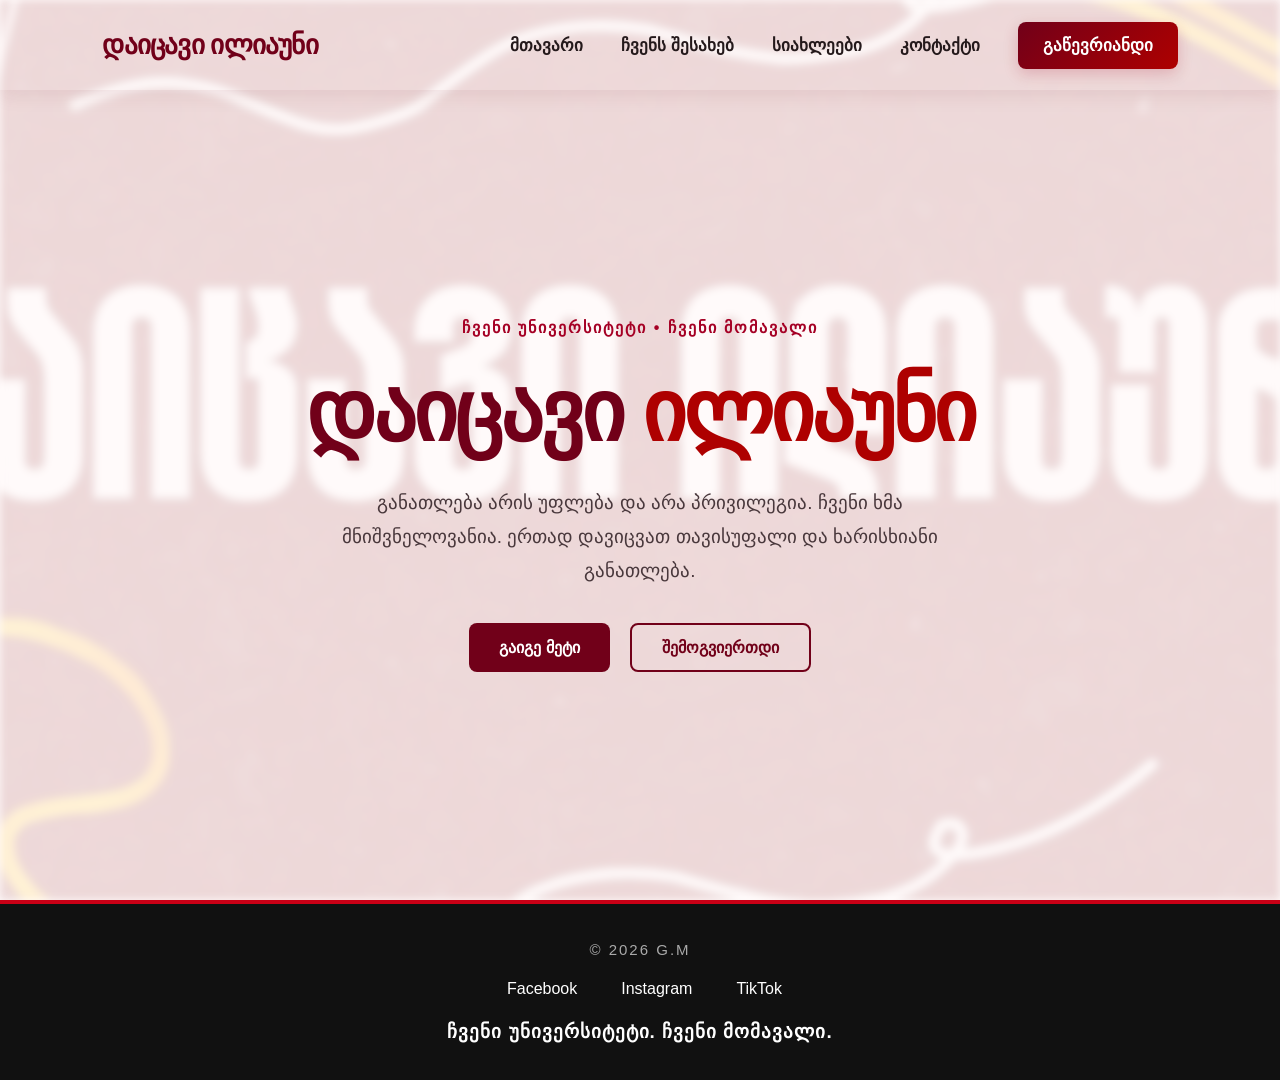
<file: index.html>
<!DOCTYPE html>
<html lang="ka">
<head>
    <meta charset="UTF-8">
    <meta name="viewport" content="width=device-width, initial-scale=1.0">
    <title>დაიცავი ილიაუნი</title>
    <link rel="stylesheet" href="DI.css">
    <link rel="icon" href="pic/logo.jpg" type="image/png">
</head>
<body>
    <div class="loading-screen" id="loadingScreen">
        <div class="loading-content">
            <h1>მოდი აქციაზე!</h1>
            <h2>დაიცავი შენი უნივერსიტეტი</h2>

            <div class="loading-line"></div>

            <h1>19 ნოემბერი</h1>
            <h2>17:00</h2>
            <div class="loader"></div>
        </div>
    </div>
    <div class="background-logo"></div>
    <header class="header">
        <div class="logo">
            <a href="index.html">დაიცავი ილიაუნი</a>
        </div>
        <nav class="navigation">
            <ul>
                <li>
                    <a href="index.html">მთავარი</a>
                </li>
                <li>
                    <a href="about.html">ჩვენს შესახებ</a>
                </li>
                <li>
                    <a href="news.html">სიახლეები</a>
                </li>
                <li>
                    <a href="contact.html">კონტაქტი</a>
                </li>
                <li>
                    <a href="https://docs.google.com/forms/d/e/1FAIpQLSfZ9UZ4f-0jOJkUJnNiHIbv2VGQWDZfTjzT7-0yVQfq4nONjQ/viewform" class="join-button">
                        გაწევრიანდი
                    </a>
                </li>
            </ul>
        </nav>
    </header>
    <main class="main-content">
        <section class="hero">
            <p class="small-title">
                ჩვენი უნივერსიტეტი • ჩვენი მომავალი
            </p>
            <h1>
                დაიცავი <span>ილიაუნი</span>
            </h1>
            <p class="hero-description">
                განათლება არის უფლება და არა პრივილეგია.
                ჩვენი ხმა მნიშვნელოვანია.
                ერთად დავიცვათ თავისუფალი და ხარისხიანი განათლება.
            </p>
            <div class="hero-buttons">
                <a href="about.html" class="primary-button">
                    გაიგე მეტი
                </a>
                <a href="https://docs.google.com/forms/d/e/1FAIpQLSfZ9UZ4f-0jOJkUJnNiHIbv2VGQWDZfTjzT7-0yVQfq4nONjQ/viewform" class="secondary-button">
                    შემოგვიერთდი
                </a>
            </div>
        </section>
    </main>
    <footer class="footer">
        <p class="copyright">© 2026 G.M</p>

        <div class="social-links">

            <a href="https://www.facebook.com/profile.php?id=61574919671418" target="_blank">
                <i class="fab fa-facebook-f"></i>
                Facebook
            </a>

            <a href="https://www.instagram.com/daitsavi_iliauni/" target="_blank">
                <i class="fab fa-instagram"></i>
                Instagram
            </a>

            <a href="https://www.tiktok.com/@daitsavi_iliauni?is_from_webapp=1&sender_device=pc" target="_blank">
                <i class="fab fa-tiktok"></i>
                TikTok
            </a>

        </div>

        <p class="footer-slogan">
            ჩვენი უნივერსიტეტი. ჩვენი მომავალი.
        </p>
    </footer>
    <script>
        let currentLanguage = localStorage.getItem("language") || "ka";

        function changeLanguage(lang) {
            currentLanguage = lang;

            document.querySelectorAll("[data-ka]").forEach(element => {
                element.textContent = element.getAttribute("data-" + lang);
            });

            document.documentElement.lang = lang;

            document.querySelector(".language-button").textContent =
                lang === "ka" ? "ENG" : "ქარ";

            localStorage.setItem("language", lang);
        }

        function toggleLanguage() {
            changeLanguage(currentLanguage === "ka" ? "en" : "ka");
        }

        changeLanguage(currentLanguage);
    </script>
    <script>
        window.addEventListener("load", function() {
            setTimeout(function() {
                document
                    .getElementById("loadingScreen")
                    .classList.add("hide");
            }, 1500);
        });
    </script>
    <script>
    window.addEventListener("scroll", function() {
        const header = document.querySelector(".header");

        if (window.scrollY > 50) {
            header.classList.add("scrolled");
        } else {
            header.classList.remove("scrolled");
        }
    });
    </script>
</body>
</html>
</file>
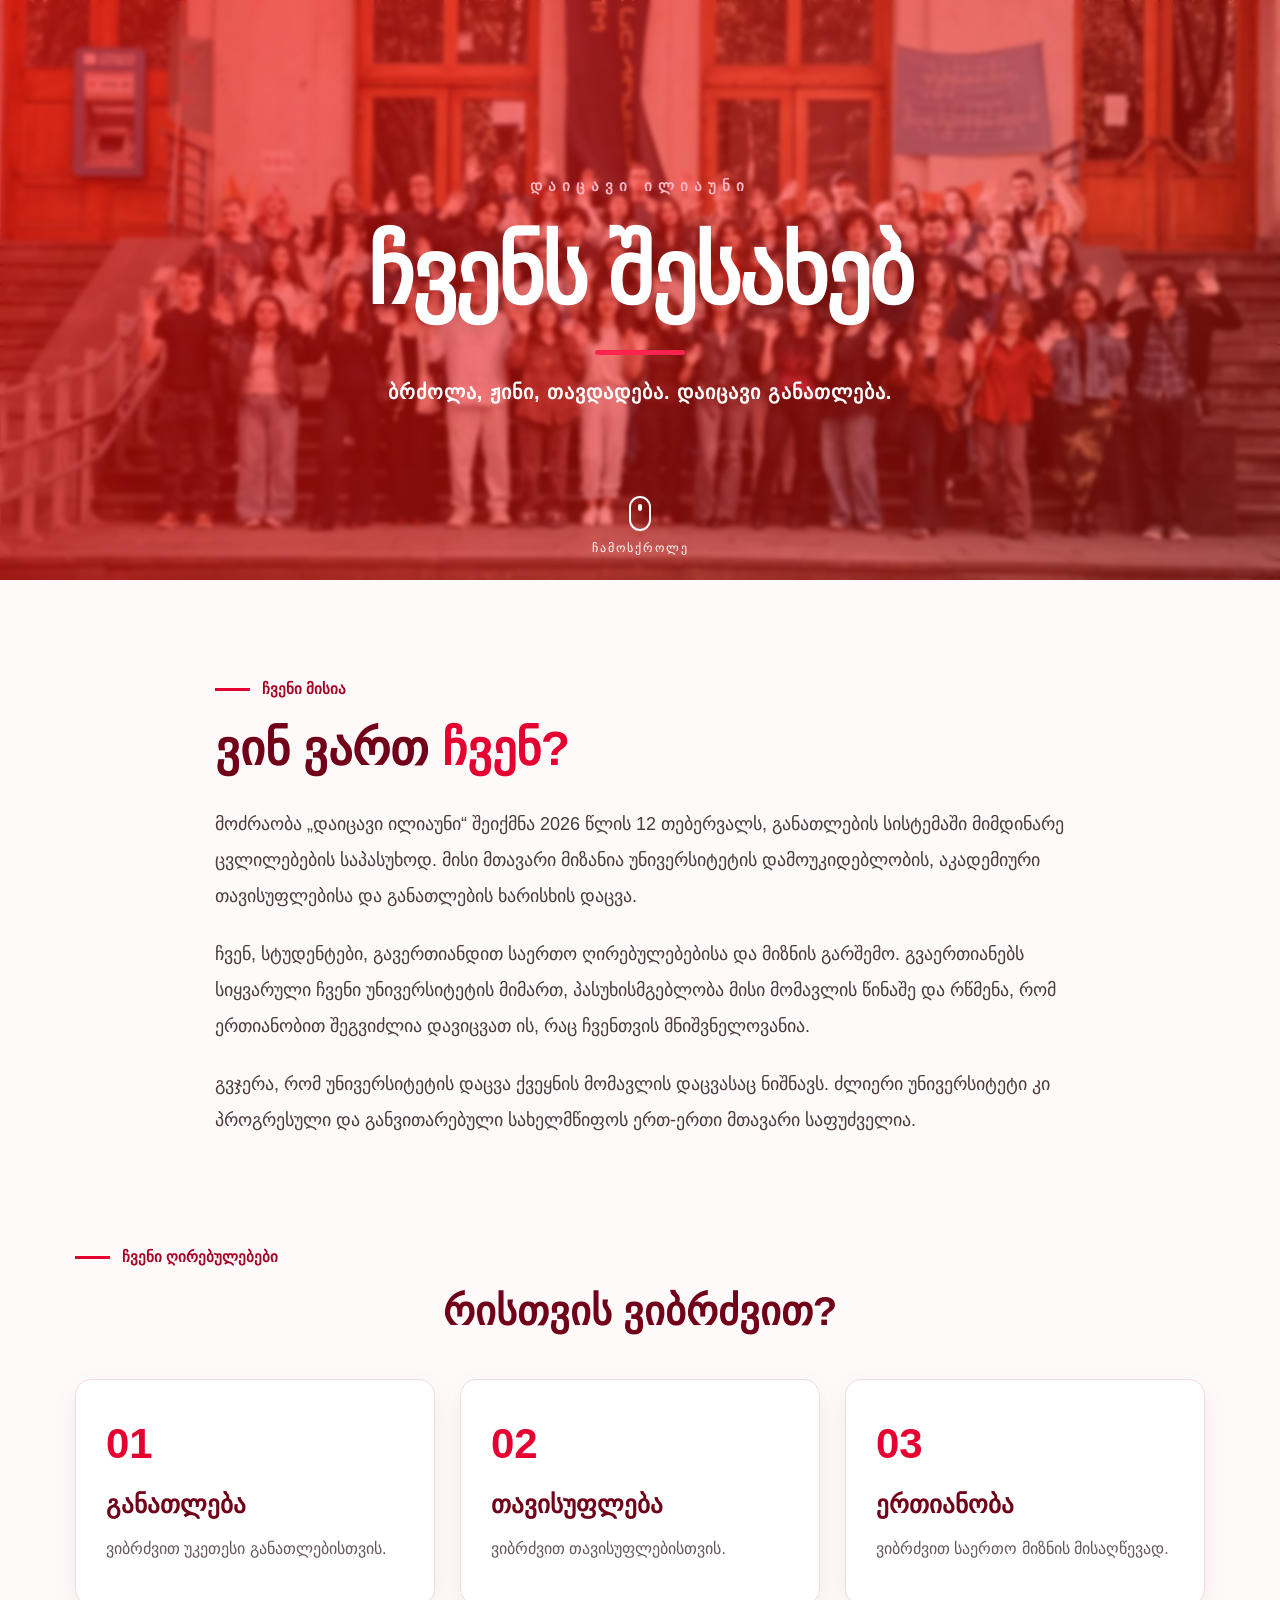
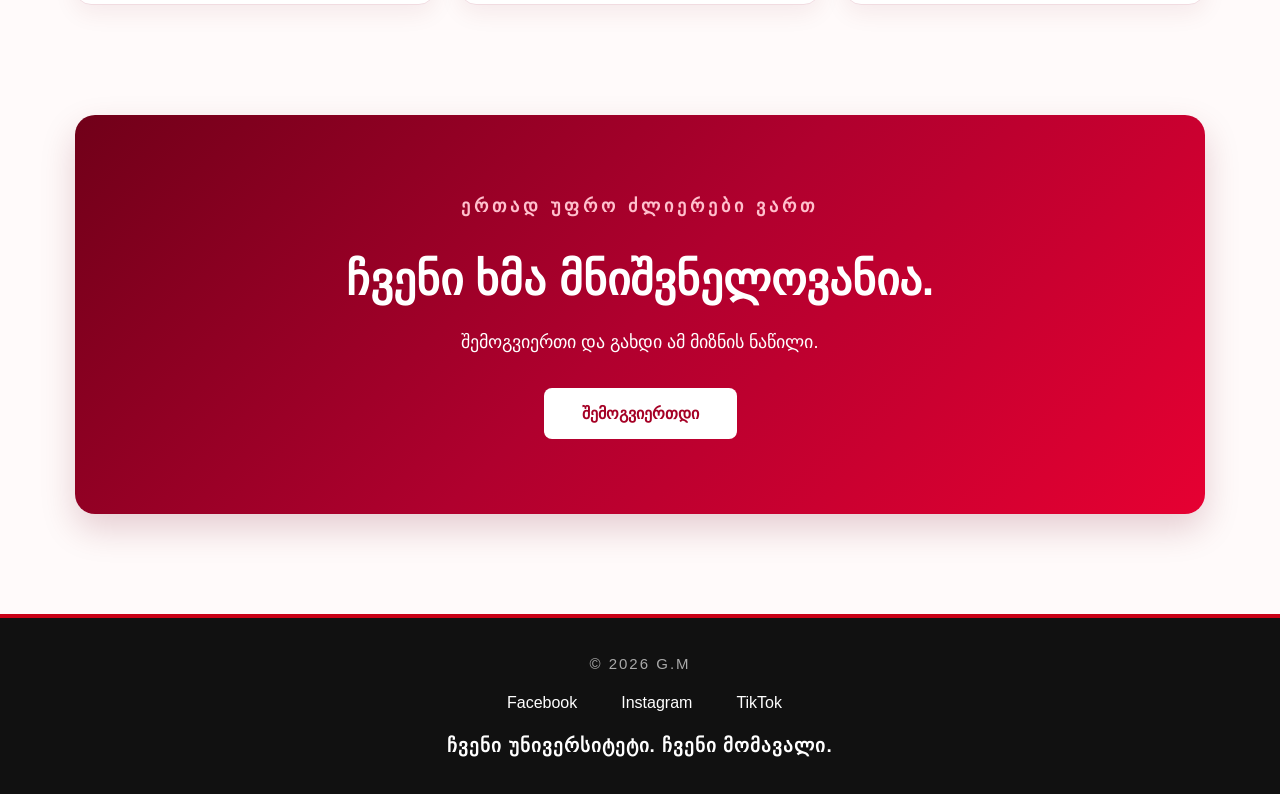
<file: about.html>
<!DOCTYPE html>
<html lang="ka">
<head>
    <meta charset="UTF-8">
    <meta name="viewport" content="width=device-width, initial-scale=1.0">
    <title>დაიცავი ილიაუნი</title>
    <link rel="stylesheet" href="about.css">
    <link rel="icon" href="pic/logo.jpg" type="image/png">
</head>
<body>
    <header class="header">
        <div class="logo">
            <a href="index.html">დაიცავი ილიაუნი</a>
        </div>
        <nav class="navigation">
            <ul>
                <li>
                    <a href="index.html">მთავარი</a>
                </li>
                <li>
                    <a href="about.html">ჩვენს შესახებ</a>
                </li>
                <li>
                    <a href="news.html">სიახლეები</a>
                </li>
                <li>
                    <a href="contact.html">კონტაქტი</a>
                </li>
                <li>
                    <a href="https://docs.google.com/forms/d/e/1FAIpQLSfZ9UZ4f-0jOJkUJnNiHIbv2VGQWDZfTjzT7-0yVQfq4nONjQ/viewform" class="join-button">
                        გაწევრიანდი
                    </a>
                </li>
            </ul>
        </nav>
    </header>
    <section class="about-hero">
        <div class="about-overlay"></div>
        <div class="about-hero-content">
            <p class="small-title">
                დაიცავი ილიაუნი
            </p>
            <h1>ჩვენს შესახებ</h1>
            <div class="red-line"></div>
            <p class="hero-description">
                ბრძოლა, ჟინი, თავდადება. დაიცავი განათლება.
            </p>
        </div>
        <div class="scroll-indicator">
            <span></span>
            <p>ჩამოსქროლე</p>
        </div>
    </section>
    <main class="about-container">
        <section class="about-intro">
            <div class="section-label">
                <span></span>
                ჩვენი მისია
            </div>
            <h2>
                ვინ ვართ <span>ჩვენ?</span>
            </h2>
            <p>
               მოძრაობა „დაიცავი ილიაუნი“ შეიქმნა 2026 წლის 12 თებერვალს, განათლების სისტემაში მიმდინარე ცვლილებების საპასუხოდ. მისი მთავარი მიზანია უნივერსიტეტის დამოუკიდებლობის, აკადემიური თავისუფლებისა და განათლების ხარისხის დაცვა.
            </p>
            <p>
                ჩვენ, სტუდენტები, გავერთიანდით საერთო ღირებულებებისა და მიზნის გარშემო. გვაერთიანებს სიყვარული ჩვენი უნივერსიტეტის მიმართ, პასუხისმგებლობა მისი მომავლის წინაშე და რწმენა, რომ ერთიანობით შეგვიძლია დავიცვათ ის, რაც ჩვენთვის მნიშვნელოვანია.            </p>
            <p>
                გვჯერა, რომ უნივერსიტეტის დაცვა ქვეყნის მომავლის დაცვასაც ნიშნავს. ძლიერი უნივერსიტეტი კი პროგრესული და განვითარებული სახელმწიფოს ერთ-ერთი მთავარი საფუძველია.
            </p>
        </section>
        <section class="values-section">
            <div class="section-label">
                <span></span>
                ჩვენი ღირებულებები
            </div>
            <h2>რისთვის ვიბრძვით?</h2>
            <div class="values-grid">
                <div class="value-card">
                    <span class="value-number">01</span>
                    <h3>განათლება</h3>
                    <p>
                        ვიბრძვით უკეთესი განათლებისთვის.
                    </p>
                </div>
                <div class="value-card">
                    <span class="value-number">02</span>
                    <h3>თავისუფლება</h3>
                    <p>
                        ვიბრძვით თავისუფლებისთვის.
                    </p>
                </div>
                <div class="value-card">
                    <span class="value-number">03</span>
                    <h3>ერთიანობა</h3>
                    <p>
                        ვიბრძვით საერთო მიზნის მისაღწევად.
                    </p>
                </div>
            </div>
        </section>
        <section class="about-final">
            <p class="final-small">
                ერთად უფრო ძლიერები ვართ
            </p>
            <h2>ჩვენი ხმა მნიშვნელოვანია.</h2>
            <p>
                შემოგვიერთი და გახდი ამ მიზნის ნაწილი.
            </p>
            <a href="https://docs.google.com/forms/d/e/1FAIpQLSfZ9UZ4f-0jOJkUJnNiHIbv2VGQWDZfTjzT7-0yVQfq4nONjQ/viewform">შემოგვიერთდი</a>
        </section>
    </main>
    <footer class="footer">
        <p class="copyright">© 2026 G.M</p>

        <div class="social-links">

            <a href="https://www.facebook.com/profile.php?id=61574919671418" target="_blank">
                <i class="fab fa-facebook-f"></i>
                Facebook
            </a>

            <a href="https://www.instagram.com/daitsavi_iliauni/" target="_blank">
                <i class="fab fa-instagram"></i>
                Instagram
            </a>

            <a href="https://www.tiktok.com/@daitsavi_iliauni?is_from_webapp=1&sender_device=pc" target="_blank">
                <i class="fab fa-tiktok"></i>
                TikTok
            </a>

        </div>

        <p class="footer-slogan">
            ჩვენი უნივერსიტეტი. ჩვენი მომავალი.
        </p>
    </footer>
</body>
    <script>
        const header = document.querySelector(".header");

        window.addEventListener("scroll", function () {

            if (window.scrollY > 50) {
                header.classList.add("show");
            } else {
                header.classList.remove("show");
            }

        });
    </script>
</html>
</file>
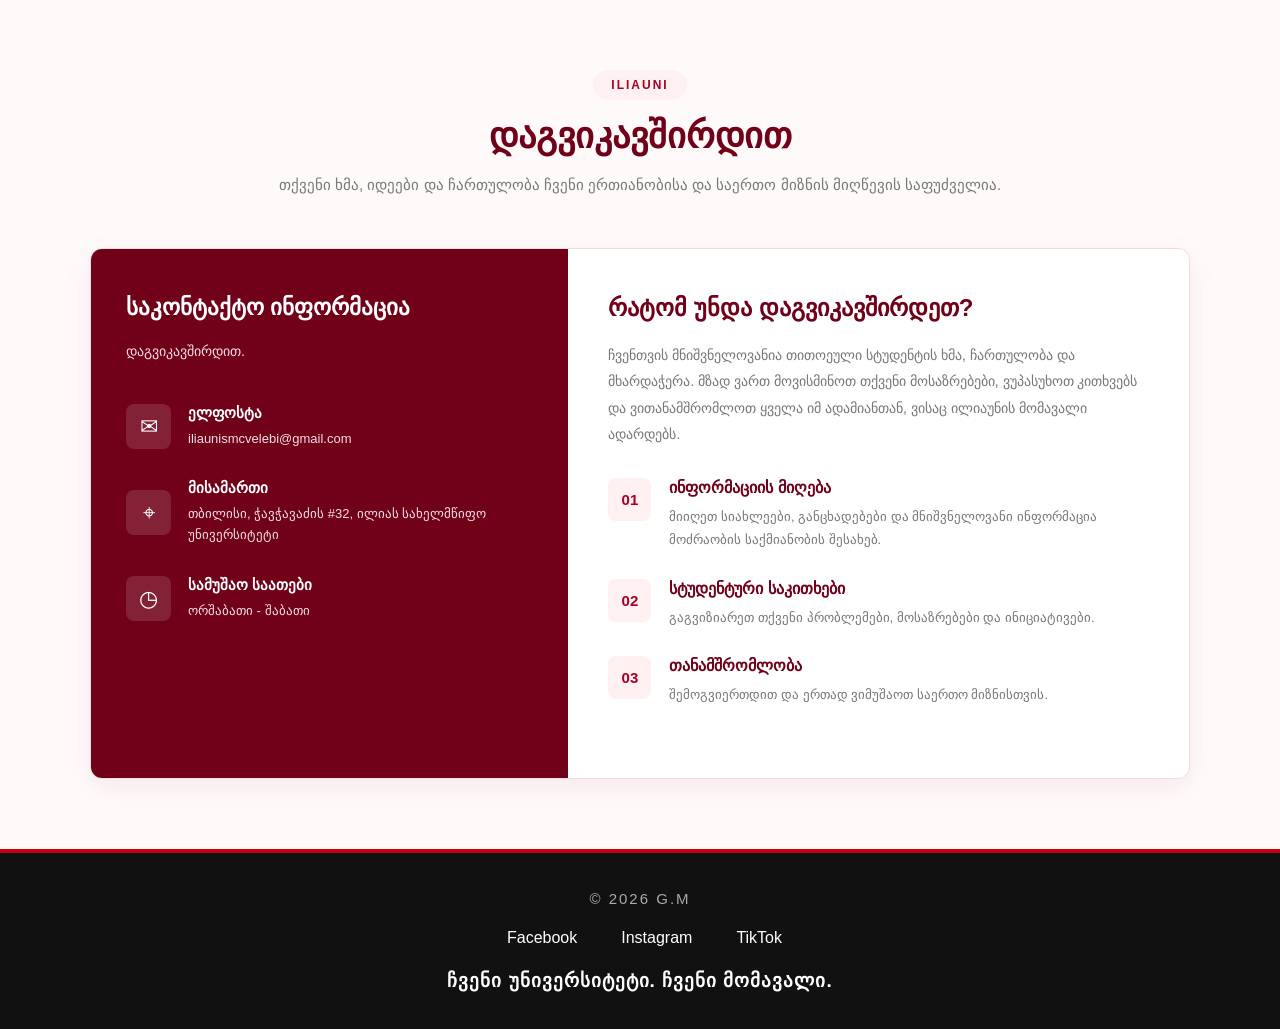
<file: contact.html>
<!DOCTYPE html>
<html lang="ka">
<head>
    <meta charset="UTF-8">
    <meta name="viewport" content="width=device-width, initial-scale=1.0">
    <title>დაიცავი ილიაუნი</title>
    <link rel="stylesheet" href="contact.css">
    <link rel="icon" href="pic/logo.jpg" type="image/png">
</head>
<body>
    <header class="header">
        <div class="logo">
            <a href="index.html">დაიცავი ილიაუნი</a>
        </div>
        <nav class="navigation">
            <ul>
                <li>
                    <a href="index.html">მთავარი</a>
                </li>
                <li>
                    <a href="about.html">ჩვენს შესახებ</a>
                </li>
                <li>
                    <a href="news.html">სიახლეები</a>
                </li>
                <li>
                    <a href="contact.html">კონტაქტი</a>
                </li>
                <li>
                    <a href="https://docs.google.com/forms/d/e/1FAIpQLSfZ9UZ4f-0jOJkUJnNiHIbv2VGQWDZfTjzT7-0yVQfq4nONjQ/viewform" class="join-button">
                        გაწევრიანდი
                    </a>
                </li>
            </ul>
        </nav>
    </header>
    <main class="contact-section">
        <div class="contact-heading">
            <span class="section-label">ILIAUNI</span>
            <h1>დაგვიკავშირდით</h1>
            <p>
                თქვენი ხმა, იდეები და ჩართულობა ჩვენი ერთიანობისა და საერთო მიზნის მიღწევის საფუძველია.</p>
        </div>
        <div class="contact-container">
            <div class="contact-info">
                <h2>საკონტაქტო ინფორმაცია</h2>
                <p class="info-description">
                    დაგვიკავშირდით.
                </p>
                <div class="info-item">
                    <div class="info-icon">✉</div>
                    <div>
                        <h3>ელფოსტა</h3>
                        <p>iliaunismcvelebi@gmail.com</p>
                    </div>
                </div>
                <div class="info-item">
                    <div class="info-icon">⌖</div>
                    <div>
                        <h3>მისამართი</h3>
                        <p>თბილისი, ჭავჭავაძის #32, ილიას სახელმწიფო უნივერსიტეტი</p>
                    </div>
                </div>
                <div class="info-item">
                    <div class="info-icon">◷</div>
                    <div>
                        <h3>სამუშაო საათები</h3>
                        <p>ორშაბათი - შაბათი</p>
                    </div>
                </div>
            </div>
            <div class="contact-about">
                <h2>რატომ უნდა დაგვიკავშირდეთ?</h2>
                <p class="about-description">
                    ჩვენთვის მნიშვნელოვანია თითოეული სტუდენტის ხმა, ჩართულობა და მხარდაჭერა. მზად ვართ მოვისმინოთ თქვენი მოსაზრებები, ვუპასუხოთ კითხვებს და ვითანამშრომლოთ ყველა იმ ადამიანთან, ვისაც ილიაუნის მომავალი ადარდებს.</p>
                <div class="reason-item">
                    <span class="reason-number">01</span>
                    <div>
                        <h3>ინფორმაციის მიღება</h3>
                        <p>
                           მიიღეთ სიახლეები, განცხადებები და მნიშვნელოვანი ინფორმაცია მოძრაობის საქმიანობის შესახებ.
                        </p>
                    </div>
                </div>
                <div class="reason-item">
                    <span class="reason-number">02</span>
                    <div>
                        <h3>სტუდენტური საკითხები</h3>
                        <p>
                            გაგვიზიარეთ თქვენი პრობლემები, მოსაზრებები და ინიციატივები.
                        </p>
                    </div>
                </div>
                <div class="reason-item">
                    <span class="reason-number">03</span>
                    <div>
                        <h3>თანამშრომლობა</h3>
                        <p>
                            შემოგვიერთდით და ერთად ვიმუშაოთ საერთო მიზნისთვის.
                        </p>
                    </div>
                </div>
            </div>
        </div>
    </main>
        <footer class="footer">
        <p class="copyright">© 2026 G.M</p>

        <div class="social-links">

            <a href="https://www.facebook.com/profile.php?id=61574919671418" target="_blank">
                <i class="fab fa-facebook-f"></i>
                Facebook
            </a>

            <a href="https://www.instagram.com/daitsavi_iliauni/" target="_blank">
                <i class="fab fa-instagram"></i>
                Instagram
            </a>

            <a href="https://www.tiktok.com/@daitsavi_iliauni?is_from_webapp=1&sender_device=pc" target="_blank">
                <i class="fab fa-tiktok"></i>
                TikTok
            </a>

        </div>

        <p class="footer-slogan">
            ჩვენი უნივერსიტეტი. ჩვენი მომავალი.
        </p>
    </footer>
     <script>
        const header = document.querySelector(".header");
        window.addEventListener("scroll", function () {

            if (window.scrollY > 50) {
                header.classList.add("show");
            } else {
                header.classList.remove("show");
            }

        });
    </script>
</body>
</html>
</file>
<file: DI.css>
* {
    margin: 0;
    padding: 0;
    box-sizing: border-box;
}

body {
    font-family: Arial, sans-serif;
    min-height: 100vh;
    background: #fffafa;
    overflow-x: hidden;
}


/* COLORS */

:root {
    --dark-red: #710019;
    --main-red: #a50025;
    --bright-red: #ae0000;
    --light-red: #fff0f2;
    --text-color: #24191b;
}


/* BACKGROUND LOGO */
.background-logo {
    position: fixed;
    top: 0;
    left: 0;
    width: 100%;
    height: 100vh;
    z-index: -1;
    background-image: url("pic/cover.jpg");
    background-repeat: no-repeat;
    background-position: center;
    background-size: cover;
    filter: blur(4px);
    opacity: 0.15;
    pointer-events: none;
}

/* HEADER */

.header {
    width: 100%;
    min-height: 90px;
    display: flex;
    justify-content: space-between;
    align-items: center;
    padding: 0 8%;
    box-shadow: 0 4px 20px rgba(113, 0, 25, 0.09);
    position: sticky;
    top: 0;
    z-index: 1000;
    animation: headerAppear 0.8s ease;
    background: transparent;
    transition: background 0.2s ease;
}

.header.scrolled{
    background: white;
    box-shadow: 0 4px 15px rgba(0, 0, 0, 0.1);
}

/* HEADER ANIMATION */

@keyframes headerAppear {

    from {
        opacity: 0;
        transform: translateY(-30px);
    }

    to {
        opacity: 1;
        transform: translateY(0);
    }

}


/* LOGO */

.logo a {
    text-decoration: none;

    color: var(--dark-red);

    font-size: 27px;
    font-weight: 900;

    letter-spacing: -0.8px;

    transition: 0.4s ease;
}

.logo a:hover {
    color: var(--bright-red);
    letter-spacing: 0.5px;
}


/* NAVIGATION */

.navigation ul {
    display: flex;
    align-items: center;

    gap: 38px;

    list-style: none;
}


/* NAVIGATION LINKS */

.navigation a {
    position: relative;

    text-decoration: none;

    color: var(--text-color);

    font-size: 17px;
    font-weight: 800;

    padding: 10px 0;

    transition: 0.35s ease;
}


/* UNDERLINE ANIMATION */

.navigation ul li a:not(.join-button)::after {

    content: "";

    position: absolute;

    left: 50%;
    bottom: 0;

    width: 0;
    height: 3px;

    background: var(--bright-red);

    border-radius: 10px;

    transition: 0.35s ease;
}

.navigation ul li a:not(.join-button):hover::after {

    width: 100%;
    left: 0;

}

.navigation ul li a:not(.join-button):hover {

    color: var(--bright-red);

    transform: translateY(-3px);

}


/* JOIN BUTTON */

.join-button {

    display: inline-block;

    background: linear-gradient(
        135deg,
        var(--dark-red),
        var(--bright-red)
    );

    color: white !important;

    padding: 13px 25px !important;

    border-radius: 8px;

    font-weight: 900 !important;

    box-shadow: 0 5px 15px rgba(165, 0, 37, 0.2);

    transition: all 0.35s ease !important;

}

.join-button:hover {

    transform: translateY(-5px) scale(1.05);

    box-shadow: 0 10px 25px rgba(230, 0, 50, 0.35);

}


/* MAIN CONTENT */

.main-content {

    min-height: calc(100vh - 90px);

    display: flex;

    align-items: center;
    justify-content: center;

    padding: 60px 10%;

}


/* HERO SECTION */

.hero {

    max-width: 850px;

    text-align: center;

    animation: heroAppear 1.2s ease;

}


/* HERO ANIMATION */

@keyframes heroAppear {

    from {
        opacity: 0;
        transform: translateY(40px);
    }

    to {
        opacity: 1;
        transform: translateY(0);
    }

}


/* SMALL TITLE */

.small-title {

    color: var(--main-red);

    font-size: 16px;
    font-weight: 800;

    letter-spacing: 2px;

    margin-bottom: 25px;

    text-transform: uppercase;

}


/* MAIN TITLE */

.hero h1 {

    font-size: clamp(45px, 7vw, 85px);

    font-weight: 900;

    color: var(--dark-red);

    margin-bottom: 25px;

    letter-spacing: -3px;

}

.hero h1 span {

    color: var(--bright-red);

}


/* DESCRIPTION */

.hero-description {

    max-width: 680px;

    margin: 0 auto 35px;

    color: #49383c;

    font-size: 19px;

    line-height: 1.8;

}


/* HERO BUTTONS */

.hero-buttons {

    display: flex;

    justify-content: center;

    gap: 20px;

    flex-wrap: wrap;

}


/* PRIMARY BUTTON */

.primary-button {

    text-decoration: none;

    background: var(--dark-red);

    color: white;

    padding: 15px 30px;

    border-radius: 8px;

    font-weight: 800;

    transition: 0.35s ease;

}

.primary-button:hover {

    background: var(--bright-red);

    transform: translateY(-5px);

    box-shadow: 0 10px 20px rgba(230, 0, 50, 0.25);

}


/* SECONDARY BUTTON */

.secondary-button {

    text-decoration: none;

    color: var(--dark-red);

    border: 2px solid var(--dark-red);

    padding: 13px 30px;

    border-radius: 8px;

    font-weight: 800;

    transition: 0.35s ease;

}

.secondary-button:hover {

    background: var(--dark-red);

    color: white;

    transform: translateY(-5px);

}


/* MOBILE RESPONSIVE */

@media (max-width: 1000px) {

    .header {

        flex-direction: column;

        gap: 20px;

        padding: 22px;

    }

    .navigation ul {

        justify-content: center;

        flex-wrap: wrap;

        gap: 20px;

    }

}

@media (max-width: 600px) {

    .logo a {
        font-size: 23px;
    }

    .navigation a {
        font-size: 14px;
    }

    .hero h1 {
        letter-spacing: -1px;
    }

    .hero-description {
        font-size: 16px;
    }

    .background-logo {
        background-size: 110%;
    }

}

.loading-screen {
    position: fixed;
    top: 0;
    left: 0;
    width: 100%;
    height: 100vh;
    background: #c90016;
    display: flex;
    justify-content: center;
    align-items: center;
    z-index: 99999;

    opacity: 1;
    visibility: visible;
    transition: opacity 0.7s ease,
                visibility 0.7s ease;
}

.loading-screen.hide {
    opacity: 0;
    visibility: hidden;
}

.loading-content {
    text-align: center;
    color: white;
    padding: 20px;
    animation: appear 2s ease;
}

.loading-content h1 {
    font-size: clamp(35px, 6vw, 75px);
    font-weight: 900;
    margin: 15px 0;
    text-transform: uppercase;
}

.loading-content h2 {
    font-size: clamp(20px, 3vw, 35px);
    font-weight: 700;
    margin: 15px 0;
}

.loading-line {
    width: 100px;
    height: 5px;
    background: white;
    margin: 30px auto;
}

@keyframes appear {
    from {
        opacity: 0;
        transform: translateY(25px);
    }

    to {
        opacity: 1;
        transform: translateY(0);
    }
}

.loader{
    width: 45px;
    height: 45px;
    border: 5px solid rgba(255, 255, 255, 0.3);
    border-top: 5px solid white;
    border-radius: 50%;
    margin: 35px auto 0;
    animation: spin 0.8s linear infinite;
}

@keyframes spin{
    0%{
        transform: rotate(0deg);
    }
    100%{
        transform: rotate(360deg);
    }
}

.footer {
    width: 100%;
    min-height: 180px;
    background: #111;
    color: white;

    display: flex;
    flex-direction: column;
    justify-content: center;
    align-items: center;

    padding: 30px 20px;
    border-top: 4px solid #c90016;
    gap: 22px;
}

.copyright {
    font-size: 15px;
    color: #aaa;
    letter-spacing: 2px;
}

.social-links {
    display: flex;
    justify-content: center;
    align-items: center;
    gap: 35px;
}

.social-links a {
    color: white;
    text-decoration: none;
    font-size: 16px;

    display: flex;
    align-items: center;
    gap: 9px;

    transition: 0.3s ease;
}

.social-links a i {
    font-size: 21px;
    color: #c90016;
}

.social-links a:hover {
    color: #c90016;
    transform: translateY(-4px);
}

.footer-slogan {
    font-size: 19px;
    font-weight: 800;
    letter-spacing: 1px;
    text-align: center;
    color: white;
}

/* Mobile */

@media (max-width: 600px) {
    .social-links {
        gap: 18px;
        flex-wrap: wrap;
    }

    .social-links a {
        font-size: 14px;
    }

    .footer-slogan {
        font-size: 16px;
    }
}
</file>
<file: about.css>
* {
    margin: 0;
    padding: 0;
    box-sizing: border-box;
}
html {
    scroll-behavior: smooth;
}
body {
    font-family: Arial, sans-serif;
    background: #fffafa;
    overflow-x: hidden;
}
:root {
    --dark-red: #710019;
    --main-red: #a50025;
    --bright-red: #e60032;
    --light-red: #fff0f2;
    --text-color: #49383c;
}
.header {
    width: 100%;
    min-height: 90px;
    display: flex;
    justify-content: space-between;
    align-items: center;
    padding: 0 8%;
    background: white;
    box-shadow: 0 4px 20px rgba(113, 0, 25, 0.09);
    position: fixed;
    top: 0;
    left: 0;
    z-index: 1000;
    transform: translateY(-100%);
    opacity: 0;
    transition: transform 0.4s ease,
                opacity 0.4s ease;
}
.header.show {
    transform: translateY(0);
    opacity: 1;
}
@keyframes headerAppear {
    from {
        opacity: 0;
        transform: translateY(-30px);
    }

    to {
        opacity: 1;
        transform: translateY(0);
    }
}
.logo a {
    text-decoration: none;
    color: var(--dark-red);
    font-size: 27px;
    font-weight: 900;
    letter-spacing: -0.8px;
    transition: 0.4s ease;
}
.logo a:hover {
    color: var(--bright-red);
    letter-spacing: 0.5px;
}
.navigation ul {
    display: flex;
    align-items: center;
    gap: 38px;
    list-style: none;
}
.navigation a {
    position: relative;
    text-decoration: none;
    color: var(--text-color);
    font-size: 17px;
    font-weight: 800;
    padding: 10px 0;
    transition: 0.35s ease;
}
.navigation ul li a:not(.join-button)::after {
    content: "";
    position: absolute;
    left: 50%;
    bottom: 0;
    width: 0;
    height: 3px;
    background: var(--bright-red);
    border-radius: 10px;
    transition: 0.35s ease;
}

.navigation ul li a:not(.join-button):hover::after {
    width: 100%;
    left: 0;
}
.navigation ul li a:not(.join-button):hover {
    color: var(--bright-red);
    transform: translateY(-3px);
}
.join-button {
    display: inline-block;
    background: linear-gradient(
        135deg,
        var(--dark-red),
        var(--bright-red)
    );
    color: white !important;
    padding: 13px 25px !important;
    border-radius: 8px;
    font-weight: 900 !important;
    box-shadow: 0 5px 15px rgba(165, 0, 37, 0.2);
    transition: all 0.35s ease !important;
}
.join-button:hover {
    transform: translateY(-5px) scale(1.05);
    box-shadow: 0 10px 25px rgba(230, 0, 50, 0.35);
}
.about-hero {
    width: 100%;
    height: 580px;
    position: relative;
    display: flex;
    justify-content: center;
    align-items: center;
    background-image: url("pic/chven.jpg");
    background-size: cover;
    background-position: center;
    background-repeat: no-repeat;
    overflow: hidden;
}
.about-overlay {
    position: absolute;
    inset: 0;
    background: linear-gradient(
        135deg,
        rgba(255, 0, 0, 0.59),
        rgba(255, 0, 0, 0.49),
        rgba(255, 0, 0, 0.35)
    );
    backdrop-filter: blur(2px);
}
.about-hero-content {
    position: relative;
    z-index: 2;
    text-align: center;
    color: white;
    padding: 20px;
    animation: heroAppear 1.3s ease;
}
@keyframes heroAppear {
    from {
        opacity: 0;
        transform: translateY(60px);
    }
    to {
        opacity: 1;
        transform: translateY(0);
    }
}
.small-title {
    color: #ffb4c2;
    font-size: 15px;
    font-weight: 900;
    letter-spacing: 6px;
    margin-bottom: 25px;
}
.about-hero-content h1 {
    font-size: clamp(45px, 8vw, 90px);
    font-weight: 900;
    letter-spacing: -3px;
    margin-bottom: 25px;
    text-shadow: 0 5px 25px rgba(0,0,0,0.2);
}
.red-line {
    width: 90px;
    height: 5px;
    background: #ff234d;
    border-radius: 10px;
    margin: 0 auto 25px;
    animation: lineExpand 1s ease 0.5s both;
}
@keyframes lineExpand {
    from {
        width: 0;
    }
    to {
        width: 90px;
    }

}
.hero-description {
    font-size: 20px;
    font-weight: bold;
    color: #ffffff;
    letter-spacing: 1px;
}
.scroll-indicator {
    position: absolute;
    bottom: 25px;
    z-index: 2;
    color: white;
    text-align: center;
    font-size: 12px;
    letter-spacing: 2px;
}
.scroll-indicator span {
    display: block;
    width: 22px;
    height: 35px;
    border: 2px solid white;
    border-radius: 20px;
    margin: 0 auto 10px;
    position: relative;
}
.scroll-indicator span::after {
    content: "";
    position: absolute;
    width: 4px;
    height: 7px;
    background: white;
    border-radius: 5px;
    left: 7px;
    top: 6px;
    animation: scrollMove 1.5s infinite;
}
@keyframes scrollMove {
    0% {
        opacity: 0;
        transform: translateY(0);
    }
    50% {
        opacity: 1;
    }
    100% {
        opacity: 0;
        transform: translateY(12px);
    }
}
.about-container {
    max-width: 1200px;
    margin: auto;
    padding: 100px 35px;
}
.about-intro {
    max-width: 850px;
    margin: 0 auto 110px;
    animation: heroAppear 1s ease;
}
.section-label {
    display: flex;
    align-items: center;
    gap: 12px;
    color: var(--main-red);
    font-size: 15px;
    font-weight: 900;
    margin-bottom: 22px;
}
.section-label span {
    width: 35px;
    height: 3px;
    background: var(--bright-red);
}
.about-intro h2 {
    font-size: clamp(30px, 5vw, 48px);
    color: var(--dark-red);
    font-weight: 900;
    margin-bottom: 30px;
}
.about-intro h2 span {
    color: var(--bright-red);
}
.about-intro p {
    color: var(--text-color);
    font-size: 18px;
    line-height: 2;
    margin-bottom: 22px;
}
.values-section {
    margin-bottom: 110px;
}
.values-section > h2 {
    text-align: center;
    font-size: 40px;
    color: var(--dark-red);
    font-weight: 900;
    margin-bottom: 45px;
}
.values-grid {
    display: grid;
    grid-template-columns: repeat(3, 1fr);
    gap: 25px;
}
.value-card {
    background: white;
    padding: 40px 30px;
    border-radius: 16px;
    border: 1px solid #f1dce1;
    box-shadow: 0 8px 25px rgba(113, 0, 25, 0.07);
    transition: all 0.4s ease;
    animation: cardAppear 1s ease both;
}
.value-card:nth-child(2) {
    animation-delay: 0.2s;
}
.value-card:nth-child(3) {
    animation-delay: 0.4s;
}

@keyframes cardAppear {

    from {
        opacity: 0;
        transform: translateY(45px);
    }

    to {
        opacity: 1;
        transform: translateY(0);
    }

}

.value-card:hover {
    transform: translateY(-12px);

    border-color: var(--bright-red);

    box-shadow: 0 18px 35px rgba(165, 0, 37, 0.16);
}


/* CARD NUMBER */

.value-number {
    font-size: 42px;

    font-weight: 900;

    color: var(--bright-red);
}


/* CARD TITLE */

.value-card h3 {
    font-size: 25px;

    color: var(--dark-red);

    margin: 22px 0 15px;
}


/* CARD DESCRIPTION */

.value-card p {
    font-size: 16px;

    color: #66565a;

    line-height: 1.9;
}


/* =========================
   FINAL SECTION
========================= */

.about-final {
    background: linear-gradient(
        135deg,
        #710019,
        #b0002e,
        #e60032
    );

    padding: 75px 30px;

    border-radius: 20px;

    text-align: center;

    color: white;

    box-shadow: 0 15px 35px rgba(113, 0, 25, 0.18);

    transition: 0.4s ease;
}

.about-final:hover {
    box-shadow: 0 20px 45px rgba(113, 0, 25, 0.28);
}

.final-small {
    color: #ffc0cd;

    font-size: 14px;
    font-weight: 900;

    letter-spacing: 4px;

    margin-bottom: 20px;
}

.about-final h2 {
    font-size: clamp(28px, 5vw, 45px);

    font-weight: 900;

    margin-bottom: 20px;
}

.about-final p {
    font-size: 18px;

    line-height: 1.8;

    margin-bottom: 30px;
}

.about-final a {
    display: inline-block;

    text-decoration: none;

    background: white;

    color: var(--main-red);

    padding: 16px 38px;

    border-radius: 8px;

    font-weight: 900;

    transition: 0.35s ease;
}

.about-final a:hover {
    background: #ff234d;

    color: white;

    transform: translateY(-5px) scale(1.05);

    box-shadow: 0 10px 25px rgba(0,0,0,0.2);
}


/* =========================
   FOOTER
========================= */

.footer {
    width: 100%;
    min-height: 180px;
    background: #111;
    color: white;

    display: flex;
    flex-direction: column;
    justify-content: center;
    align-items: center;

    padding: 30px 20px;
    border-top: 4px solid #c90016;
    gap: 22px;
}

.copyright {
    font-size: 15px;
    color: #aaa;
    letter-spacing: 2px;
}

.social-links {
    display: flex;
    justify-content: center;
    align-items: center;
    gap: 35px;
}

.social-links a {
    color: white;
    text-decoration: none;
    font-size: 16px;

    display: flex;
    align-items: center;
    gap: 9px;

    transition: 0.3s ease;
}

.social-links a i {
    font-size: 21px;
    color: #c90016;
}

.social-links a:hover {
    color: #c90016;
    transform: translateY(-4px);
}

.footer-slogan {
    font-size: 19px;
    font-weight: 800;
    letter-spacing: 1px;
    text-align: center;
    color: white;
}

/* Mobile */

@media (max-width: 600px) {
    .social-links {
        gap: 18px;
        flex-wrap: wrap;
    }

    .social-links a {
        font-size: 14px;
    }

    .footer-slogan {
        font-size: 16px;
    }
}

/* =========================
   MOBILE VERSION
========================= */

@media (max-width: 768px) {

    .about-hero {
        height: 430px;
    }

    .about-hero-content h1 {
        letter-spacing: -1px;
    }

    .about-container {
        padding: 65px 22px;
    }

    .values-grid {
        grid-template-columns: 1fr;
    }

    .values-section > h2 {
        font-size: 30px;
    }

    .about-intro p {
        font-size: 16px;
    }

    .about-final {
        padding: 50px 20px;
    }

    .footer {
        flex-direction: column;
        text-align: center;
    }

}


/* ACCESSIBILITY */

@media (prefers-reduced-motion: reduce) {

    *,
    *::before,
    *::after {
        animation-duration: 0.01ms !important;
        animation-iteration-count: 1 !important;
        scroll-behavior: auto !important;
        transition-duration: 0.01ms !important;
    }

}

@media (max-width: 1000px) {

    .header {

        flex-direction: column;

        gap: 20px;

        padding: 22px;

    }

    .navigation ul {

        justify-content: center;

        flex-wrap: wrap;

        gap: 20px;

    }

}
</file>
<file: contact.css>
:root {
    --dark-red: #710019;
    --main-red: #a50025;
    --bright-red: #ae0000;
    --light-red: #fff0f2;
    --text-color: #24191b;

    --white: #ffffff;
    --gray: #777777;
    --background: #fffafa;
}

/* GENERAL */

* {
    margin: 0;
    padding: 0;
    box-sizing: border-box;
}

body {
    font-family: Arial, sans-serif;
    background: var(--background);
    color: var(--text-color);
}

/* MAIN SECTION */

.contact-section {
    max-width: 1150px;
    margin: 70px auto;
    padding: 0 25px;
}

/* HEADING */

.contact-heading {
    text-align: center;
    margin-bottom: 50px;
}

.section-label {
    display: inline-block;
    color: var(--main-red);
    background: var(--light-red);
    padding: 8px 18px;
    border-radius: 30px;
    font-size: 12px;
    font-weight: bold;
    letter-spacing: 2px;
    margin-bottom: 15px;
}

.contact-heading h1 {
    color: var(--dark-red);
    font-size: 36px;
    margin-bottom: 15px;
}

.contact-heading p {
    color: var(--gray);
    font-size: 15px;
    line-height: 1.7;
}

/* CONTAINER */

.contact-container {
    display: grid;
    grid-template-columns: 1fr 1.3fr;
    gap: 0;

    background: var(--white);
    border-radius: 12px;
    overflow: hidden;

    border: 1px solid #f1dce0;
    box-shadow: 0 8px 30px rgba(113, 0, 25, .07);
}

/* CONTACT INFO */

.contact-info {
    background: var(--dark-red);
    color: var(--white);
    padding: 45px 35px;
}

.contact-info h2 {
    font-size: 23px;
    margin-bottom: 18px;
}

.info-description {
    color: #f2dfe3;
    font-size: 14px;
    line-height: 1.8;
    margin-bottom: 40px;
}

.info-item {
    display: flex;
    align-items: center;
    gap: 17px;
    margin-bottom: 30px;
}

.info-icon {
    min-width: 45px;
    height: 45px;

    display: flex;
    justify-content: center;
    align-items: center;

    background: rgba(255,255,255,.13);
    border-radius: 8px;

    font-size: 22px;
}

.info-item h3 {
    font-size: 15px;
    margin-bottom: 7px;
}

.info-item p {
    font-size: 13px;
    color: #f2dfe3;
    line-height: 1.6;
}

/* ABOUT */

.contact-about {
    padding: 45px 40px;
}

.contact-about h2 {
    color: var(--dark-red);
    font-size: 24px;
    margin-bottom: 20px;
}

.about-description {
    color: var(--gray);
    font-size: 14px;
    line-height: 1.9;
    margin-bottom: 30px;
}

/* REASONS */

.reason-item {
    display: flex;
    align-items: flex-start;
    gap: 18px;
    margin-bottom: 27px;
}

.reason-number {
    min-width: 43px;
    height: 43px;

    display: flex;
    align-items: center;
    justify-content: center;

    background: var(--light-red);
    color: var(--main-red);

    border-radius: 8px;
    font-size: 15px;
    font-weight: bold;
}

.reason-item h3 {
    color: var(--dark-red);
    font-size: 16px;
    margin-bottom: 8px;
}

.reason-item p {
    color: #777777;
    font-size: 13px;
    line-height: 1.8;
}

/* BOTTOM NOTE */

.contact-note {
    background: var(--light-red);
    color: var(--dark-red);

    padding: 17px;
    border-left: 4px solid var(--main-red);
    border-radius: 5px;

    font-size: 14px;
    font-weight: 600;
    line-height: 1.6;

    margin-top: 10px;
}

/* RESPONSIVE */

@media (max-width: 750px) {

    .contact-section {
        margin: 40px auto;
    }

    .contact-container {
        grid-template-columns: 1fr;
    }

    .contact-info,
    .contact-about {
        padding: 30px 25px;
    }

    .contact-heading h1 {
        font-size: 29px;
    }

}




.header {
    width: 100%;
    min-height: 90px;

    display: flex;
    justify-content: space-between;
    align-items: center;

    padding: 0 8%;

    background: white;
    box-shadow: 0 4px 20px rgba(113, 0, 25, 0.09);

    position: fixed;
    top: 0;
    left: 0;
    z-index: 1000;

    transform: translateY(-100%);
    opacity: 0;

    transition: transform 0.4s ease,
                opacity 0.4s ease;
}

/* სქროლვის დაწყებისას გამოჩნდება */
.header.show {
    transform: translateY(0);
    opacity: 1;
}

/* HEADER ANIMATION */

@keyframes headerAppear {

    from {
        opacity: 0;
        transform: translateY(-30px);
    }

    to {
        opacity: 1;
        transform: translateY(0);
    }

}


/* LOGO */

.logo a {
    text-decoration: none;

    color: var(--dark-red);

    font-size: 27px;
    font-weight: 900;

    letter-spacing: -0.8px;

    transition: 0.4s ease;
}

.logo a:hover {
    color: var(--bright-red);
    letter-spacing: 0.5px;
}


/* NAVIGATION */

.navigation ul {
    display: flex;
    align-items: center;

    gap: 38px;

    list-style: none;
}


/* NAVIGATION LINKS */

.navigation a {
    position: relative;

    text-decoration: none;

    color: var(--text-color);

    font-size: 17px;
    font-weight: 800;

    padding: 10px 0;

    transition: 0.35s ease;
}


/* UNDERLINE ANIMATION */

.navigation ul li a:not(.join-button)::after {

    content: "";

    position: absolute;

    left: 50%;
    bottom: 0;

    width: 0;
    height: 3px;

    background: var(--bright-red);

    border-radius: 10px;

    transition: 0.35s ease;
}

.navigation ul li a:not(.join-button):hover::after {

    width: 100%;
    left: 0;

}

.navigation ul li a:not(.join-button):hover {

    color: var(--bright-red);

    transform: translateY(-3px);

}


/* JOIN BUTTON */

.join-button {

    display: inline-block;

    background: linear-gradient(
        135deg,
        var(--dark-red),
        var(--bright-red)
    );

    color: white !important;

    padding: 13px 25px !important;

    border-radius: 8px;

    font-weight: 900 !important;

    box-shadow: 0 5px 15px rgba(165, 0, 37, 0.2);

    transition: all 0.35s ease !important;

}
.join-button:hover {

    transform: translateY(-5px) scale(1.05);

    box-shadow: 0 10px 25px rgba(230, 0, 50, 0.35);

}
.footer {
    width: 100%;
    min-height: 180px;
    background: #111;
    color: white;

    display: flex;
    flex-direction: column;
    justify-content: center;
    align-items: center;

    padding: 30px 20px;
    border-top: 4px solid #c90016;
    gap: 22px;
}

.copyright {
    font-size: 15px;
    color: #aaa;
    letter-spacing: 2px;
}

.social-links {
    display: flex;
    justify-content: center;
    align-items: center;
    gap: 35px;
}

.social-links a {
    color: white;
    text-decoration: none;
    font-size: 16px;

    display: flex;
    align-items: center;
    gap: 9px;

    transition: 0.3s ease;
}

.social-links a i {
    font-size: 21px;
    color: #c90016;
}

.social-links a:hover {
    color: #c90016;
    transform: translateY(-4px);
}

.footer-slogan {
    font-size: 19px;
    font-weight: 800;
    letter-spacing: 1px;
    text-align: center;
    color: white;
}

/* Mobile */

@media (max-width: 600px) {
    .social-links {
        gap: 18px;
        flex-wrap: wrap;
    }

    .social-links a {
        font-size: 14px;
    }

    .footer-slogan {
        font-size: 16px;
    }
}

@media (max-width: 1000px) {

    .header {

        flex-direction: column;

        gap: 20px;

        padding: 22px;

    }

    .navigation ul {

        justify-content: center;

        flex-wrap: wrap;

        gap: 20px;

    }

}
</file>
